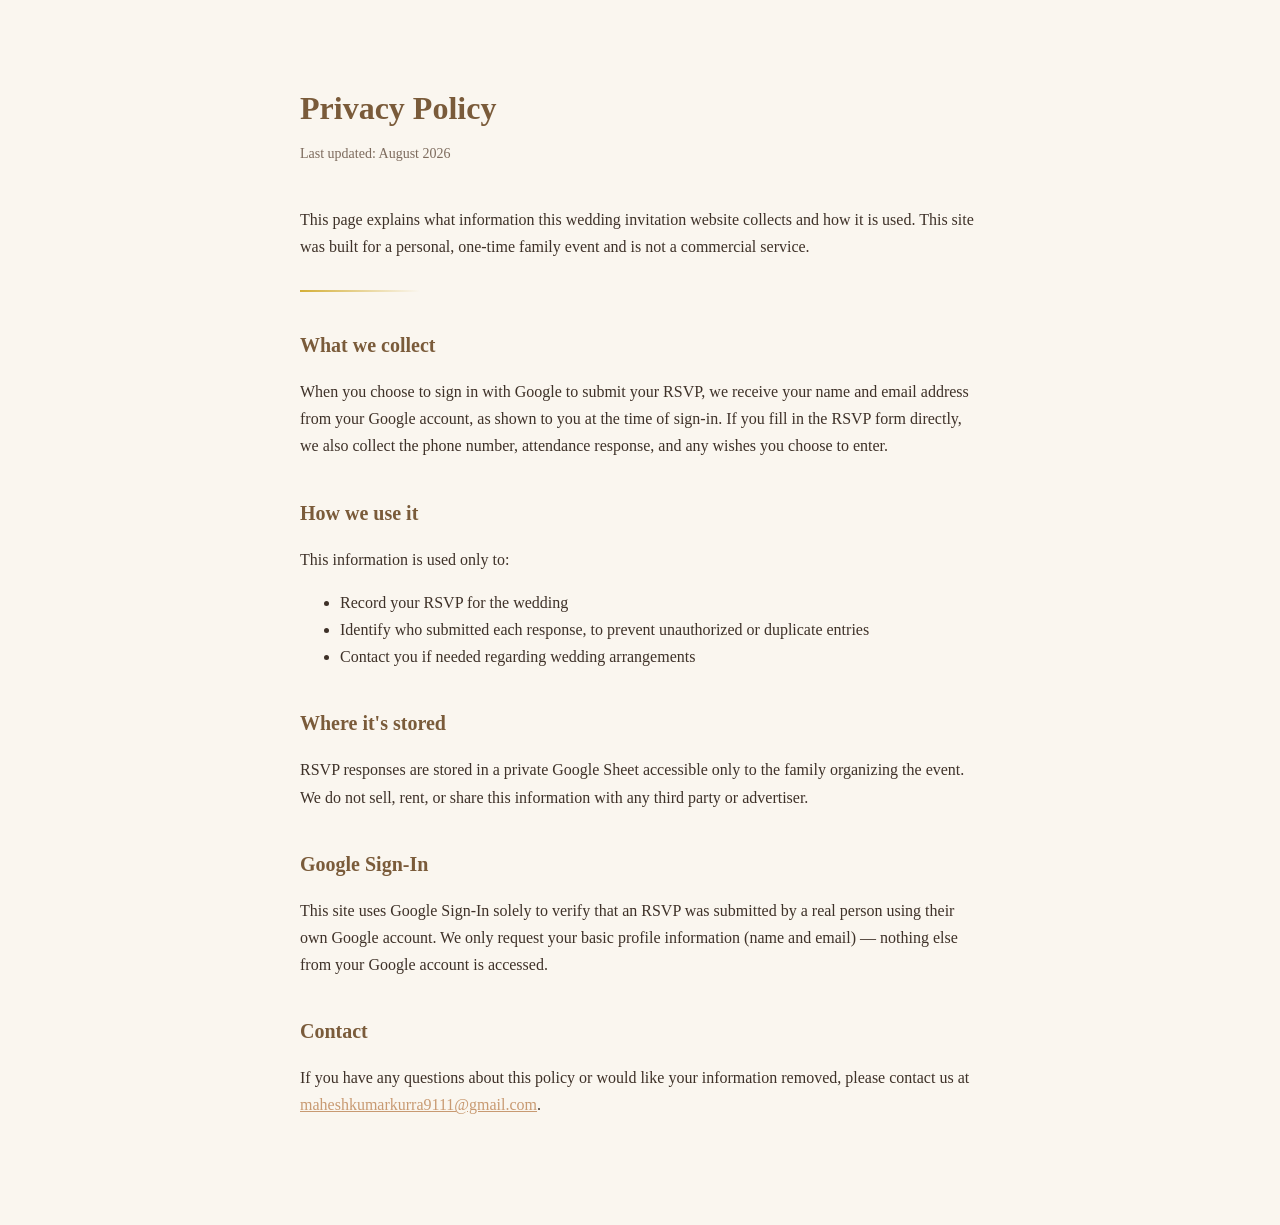
<file: privacy.html>
<!DOCTYPE html>
<html lang="en">
<head>
<meta charset="UTF-8">
<meta name="viewport" content="width=device-width, initial-scale=1.0">
<title>Privacy Policy - Vijay & Himaja's Wedding</title>
<style>
    body{
        margin:0;
        padding:0;
        background:#FAF6EF;
        color:#3E3128;
        font-family:Georgia, 'Times New Roman', serif;
        line-height:1.7;
    }
    .wrap{
        max-width:680px;
        margin:0 auto;
        padding:60px 24px 90px;
    }
    h1{
        color:#7A5B3A;
        font-size:32px;
        margin-bottom:6px;
    }
    .updated{
        color:#7D6B5D;
        font-size:14px;
        margin-bottom:40px;
    }
    h2{
        color:#7A5B3A;
        font-size:20px;
        margin-top:36px;
        margin-bottom:10px;
    }
    p, li{
        color:#3E3128;
        font-size:16px;
    }
    a{
        color:#C89A72;
    }
    .divider{
        width:120px;
        height:2px;
        margin:30px 0;
        background:linear-gradient(90deg, #D4AF37, transparent);
    }
</style>
</head>
<body>
<div class="wrap">
    <h1>Privacy Policy</h1>
    <div class="updated">Last updated: August 2026</div>

    <p>This page explains what information this wedding invitation website collects and how it is used. This site was built for a personal, one-time family event and is not a commercial service.</p>

    <div class="divider"></div>

    <h2>What we collect</h2>
    <p>When you choose to sign in with Google to submit your RSVP, we receive your name and email address from your Google account, as shown to you at the time of sign-in. If you fill in the RSVP form directly, we also collect the phone number, attendance response, and any wishes you choose to enter.</p>

    <h2>How we use it</h2>
    <p>This information is used only to:</p>
    <ul>
        <li>Record your RSVP for the wedding</li>
        <li>Identify who submitted each response, to prevent unauthorized or duplicate entries</li>
        <li>Contact you if needed regarding wedding arrangements</li>
    </ul>

    <h2>Where it's stored</h2>
    <p>RSVP responses are stored in a private Google Sheet accessible only to the family organizing the event. We do not sell, rent, or share this information with any third party or advertiser.</p>

    <h2>Google Sign-In</h2>
    <p>This site uses Google Sign-In solely to verify that an RSVP was submitted by a real person using their own Google account. We only request your basic profile information (name and email) — nothing else from your Google account is accessed.</p>

    <h2>Contact</h2>
    <p>If you have any questions about this policy or would like your information removed, please contact us at <a href="mailto:maheshkumarkurra9111@gmail.com">maheshkumarkurra9111@gmail.com</a>.</p>
</div>
</body>
</html>
</file>
